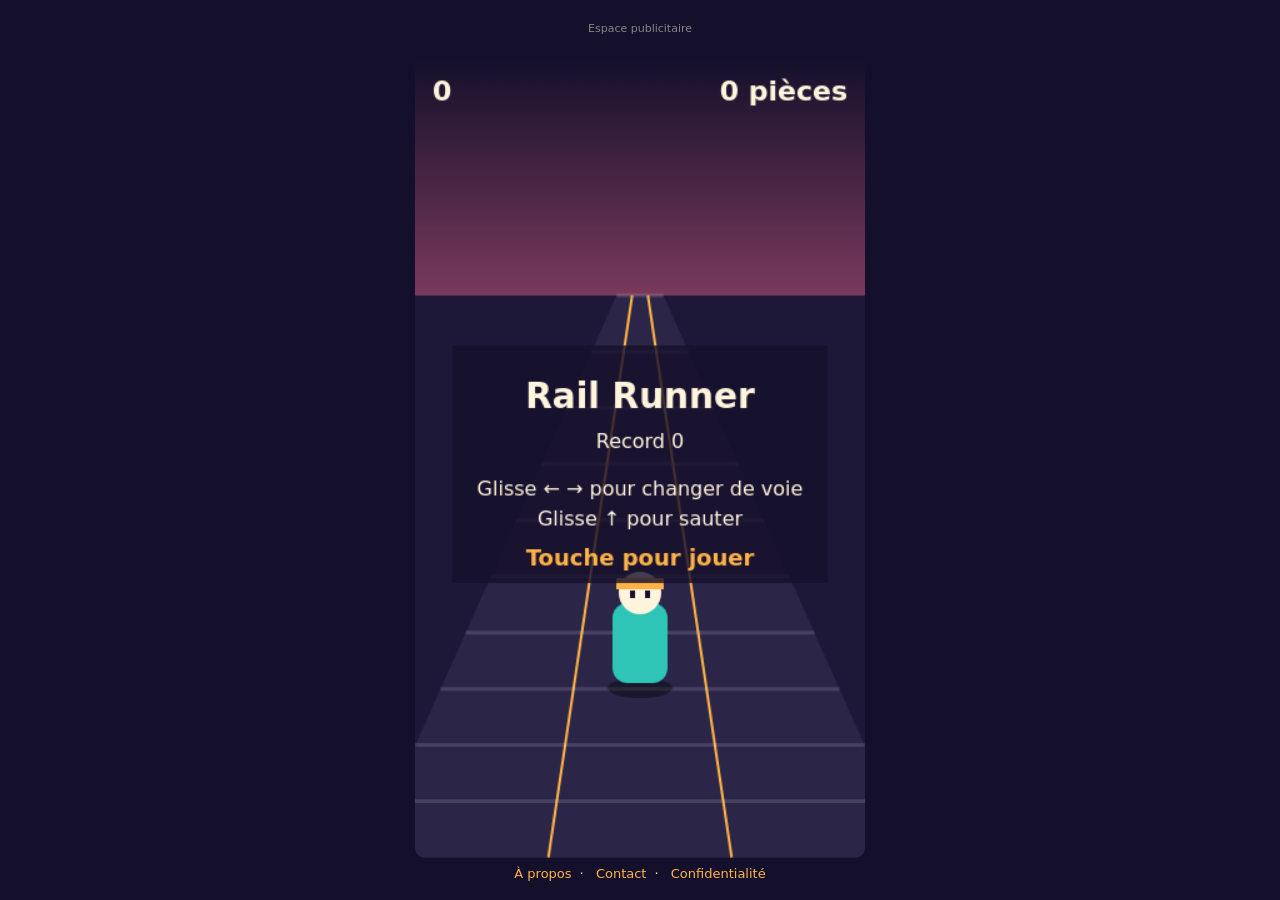
<file: index.html>
<!DOCTYPE html>
<html lang="fr">
<head>
<meta charset="utf-8">
<meta name="viewport" content="width=device-width, initial-scale=1, viewport-fit=cover">
<title>Rail Runner</title>
<!-- ADSENSE : colle ici le script fourni par Google, une fois ton site approuvé :
<script async src="https://pagead2.googlesyndication.com/pagead/js/adsbygoogle.js?client=ca-pub-XXXXXXXXXXXXXXXX" crossorigin="anonymous"></script>
-->
<style>
:root{--bg:#14102b;--fg:#fff4dc}
html,body{margin:0;height:100%;background:var(--bg);color:var(--fg);font-family:system-ui,sans-serif;overflow:hidden;touch-action:none}
#wrap{display:flex;flex-direction:column;align-items:center;height:100%;padding-top:env(safe-area-inset-top,0)}
/* Bloc pub : toujours EN DEHORS du jeu, jamais par-dessus (règle AdSense) */
#ad{width:100%;max-width:360px;height:50px;margin:4px 0;text-align:center;font-size:11px;opacity:.5;line-height:50px}
canvas{display:block;border-radius:10px}
#foot{margin:8px 0;font-size:13px;text-align:center}
#foot a{color:#ffb347;margin:0 8px;text-decoration:none}
</style>
</head>
<body>
<div id="wrap">
  <div id="ad">Espace publicitaire</div>
  <canvas id="c" width="360" height="640"></canvas>
  <div id="foot">
    <a href="a-propos.html">À propos</a>·
    <a href="contact.html">Contact</a>·
    <a href="confidentielle.html">Confidentialité</a>
  </div>
</div>
<script>
const c=document.getElementById('c'),g=c.getContext('2d');
const W=360,H=640,HOR=190,PY=500;
let st='menu',score=0,coins=0,speed,obs,cns,lane,tl,jy,vy,t,spawnT,best=0,lastEnd=0;
try{best=+localStorage.getItem('rr_best')||0}catch(e){}

function fit(){
  const s=Math.min(innerWidth/W,(innerHeight-100)/H);
  c.style.width=W*s+'px';c.style.height=H*s+'px';
}
addEventListener('resize',fit);fit();

function reset(){speed=.45;obs=[];cns=[];lane=0;tl=0;jy=0;vy=0;score=0;coins=0;spawnT=0;t=0}
reset();

function P(l,z){const s=.12+.88*z;return{x:W/2+l*105*s,y:HOR+(PY-HOR)*z,s}}

function spawn(){
  const l=Math.floor(Math.random()*3)-1;
  if(Math.random()<.55){
    obs.push({l,z:0,h:Math.random()<.5});
    const o=[-1,0,1].filter(x=>x!==l)[Math.random()<.5?0:1];
    if(Math.random()<.6)cns.push({l:o,z:0});
  }else{
    for(let i=0;i<3;i++)cns.push({l,z:-i*.06});
  }
}

function die(){
  st='over';lastEnd=performance.now();
  const s=Math.floor(score);
  if(s>best){best=s;try{localStorage.setItem('rr_best',best)}catch(e){}}
}

function update(dt){
  t+=dt*speed;
  speed=Math.min(1.1,speed+dt*.012);
  lane+=(tl-lane)*Math.min(1,dt*14);
  vy-=1800*dt;jy+=vy*dt;if(jy<=0){jy=0;vy=0}
  spawnT-=dt*speed;if(spawnT<=0){spawnT=.34;spawn()}
  score+=dt*speed*100;
  for(const o of obs){
    o.z+=dt*speed;
    if(Math.abs(o.l-lane)<.55&&o.z>.93&&o.z<1.07&&(o.h||jy<30))die();
  }
  for(const k of cns){
    k.z+=dt*speed;
    if(!k.got&&Math.abs(k.l-lane)<.6&&k.z>.9&&k.z<1.1&&jy<70){k.got=1;coins++;score+=20}
  }
  obs=obs.filter(o=>o.z<1.3);
  cns=cns.filter(k=>k.z<1.3&&!k.got);
}

function draw(){
  const sky=g.createLinearGradient(0,0,0,HOR);
  sky.addColorStop(0,'#14102b');sky.addColorStop(1,'#7a3a5c');
  g.fillStyle=sky;g.fillRect(0,0,W,H);
  g.fillStyle='#1d1838';g.fillRect(0,HOR,W,H-HOR);
  // voie
  const a=P(-1.5,0),b=P(1.5,0),cc=P(1.5,1.45),d=P(-1.5,1.45);
  g.fillStyle='#2b2548';
  g.beginPath();g.moveTo(a.x,a.y);g.lineTo(b.x,b.y);g.lineTo(cc.x,cc.y);g.lineTo(d.x,d.y);g.fill();
  g.strokeStyle='#ffb347';g.lineWidth=2;
  for(const l of[-.5,.5]){const p=P(l,0),q=P(l,1.45);g.beginPath();g.moveTo(p.x,p.y);g.lineTo(q.x,q.y);g.stroke()}
  // traverses qui défilent
  g.strokeStyle='#ffffff22';g.lineWidth=3;
  for(let i=0;i<10;i++){
    const z=((i/10+t*.8)%1)*1.45,l=P(-1.5,z),r=P(1.5,z);
    g.beginPath();g.moveTo(l.x,l.y);g.lineTo(r.x,r.y);g.stroke();
  }
  // pièces
  for(const k of cns){
    if(k.z<0)continue;
    const p=P(k.l,k.z);
    g.fillStyle='#ffc933';g.beginPath();g.arc(p.x,p.y-30*p.s,12*p.s,0,7);g.fill();
    g.strokeStyle='#b8860b';g.lineWidth=2*p.s;g.stroke();
  }
  // obstacles
  for(const o of obs){
    const p=P(o.l,o.z),w=70*p.s,h=(o.h?84:34)*p.s;
    g.fillStyle='#00000055';g.fillRect(p.x-w/2,p.y-3*p.s,w,6*p.s);
    g.fillStyle=o.h?'#d7385e':'#ff8a3d';g.fillRect(p.x-w/2,p.y-h,w,h);
    g.fillStyle='#fff4dc';
    for(let i=0;i<4;i++)g.fillRect(p.x-w/2+i*w/4,p.y-h,w/8,h*.22);
  }
  // joueur
  const p=P(lane,1),y=PY-jy;
  g.fillStyle='#00000066';g.beginPath();g.ellipse(p.x,PY+4,26-jy/10,8,0,0,7);g.fill();
  g.fillStyle='#2ec4b6';g.beginPath();g.roundRect(p.x-22,y-64,44,64,12);g.fill();
  g.fillStyle='#fff4dc';g.beginPath();g.arc(p.x,y-72,17,0,7);g.fill();
  g.fillStyle='#ffb347';g.fillRect(p.x-19,y-84,38,9);
  g.fillStyle='#14102b';g.fillRect(p.x-8,y-74,4,6);g.fillRect(p.x+4,y-74,4,6);
  // interface
  g.fillStyle='#fff4dc';g.font='700 22px system-ui';g.textAlign='left';
  g.fillText(Math.floor(score),14,34);
  g.textAlign='right';g.fillText(coins+' pièces',W-14,34);
  g.textAlign='center';
  if(st!=='run'){
    g.fillStyle='#14102bcc';g.fillRect(30,230,W-60,190);
    g.fillStyle='#fff4dc';g.font='700 28px system-ui';
    g.fillText(st==='menu'?'Rail Runner':'Perdu !',W/2,280);
    g.font='16px system-ui';
    if(st==='over')g.fillText('Score '+Math.floor(score)+' · Record '+best,W/2,312);
    else g.fillText('Record '+best,W/2,312);
    g.fillText('Glisse ← → pour changer de voie',W/2,350);
    g.fillText('Glisse ↑ pour sauter',W/2,374);
    g.fillStyle='#ffb347';g.font='700 18px system-ui';
    g.fillText(st==='menu'?'Touche pour jouer':'Touche pour rejouer',W/2,406);
  }
}

let prev=performance.now();
function loop(now){
  const dt=Math.min(.05,(now-prev)/1000);prev=now;
  if(st==='run')update(dt);
  draw();requestAnimationFrame(loop);
}
requestAnimationFrame(loop);

function go(){
  if(st==='run')return;
  if(st==='over'&&performance.now()-lastEnd<500)return;
  reset();st='run';
}
function jump(){if(jy===0)vy=620}
function move(d){tl=Math.max(-1,Math.min(1,tl+d))}

let sx,sy;
c.addEventListener('pointerdown',e=>{sx=e.clientX;sy=e.clientY});
c.addEventListener('pointerup',e=>{
  const dx=e.clientX-sx,dy=e.clientY-sy;
  if(Math.abs(dx)<25&&Math.abs(dy)<25){go();return}
  if(st!=='run')return;
  if(Math.abs(dx)>Math.abs(dy))move(dx>0?1:-1);else if(dy<0)jump();
});
addEventListener('keydown',e=>{
  if(e.key===' '||e.key==='Enter')go();
  if(st!=='run')return;
  if(e.key==='ArrowLeft')move(-1);
  if(e.key==='ArrowRight')move(1);
  if(e.key==='ArrowUp')jump();
});
</script>
</body>
</html>
</file>
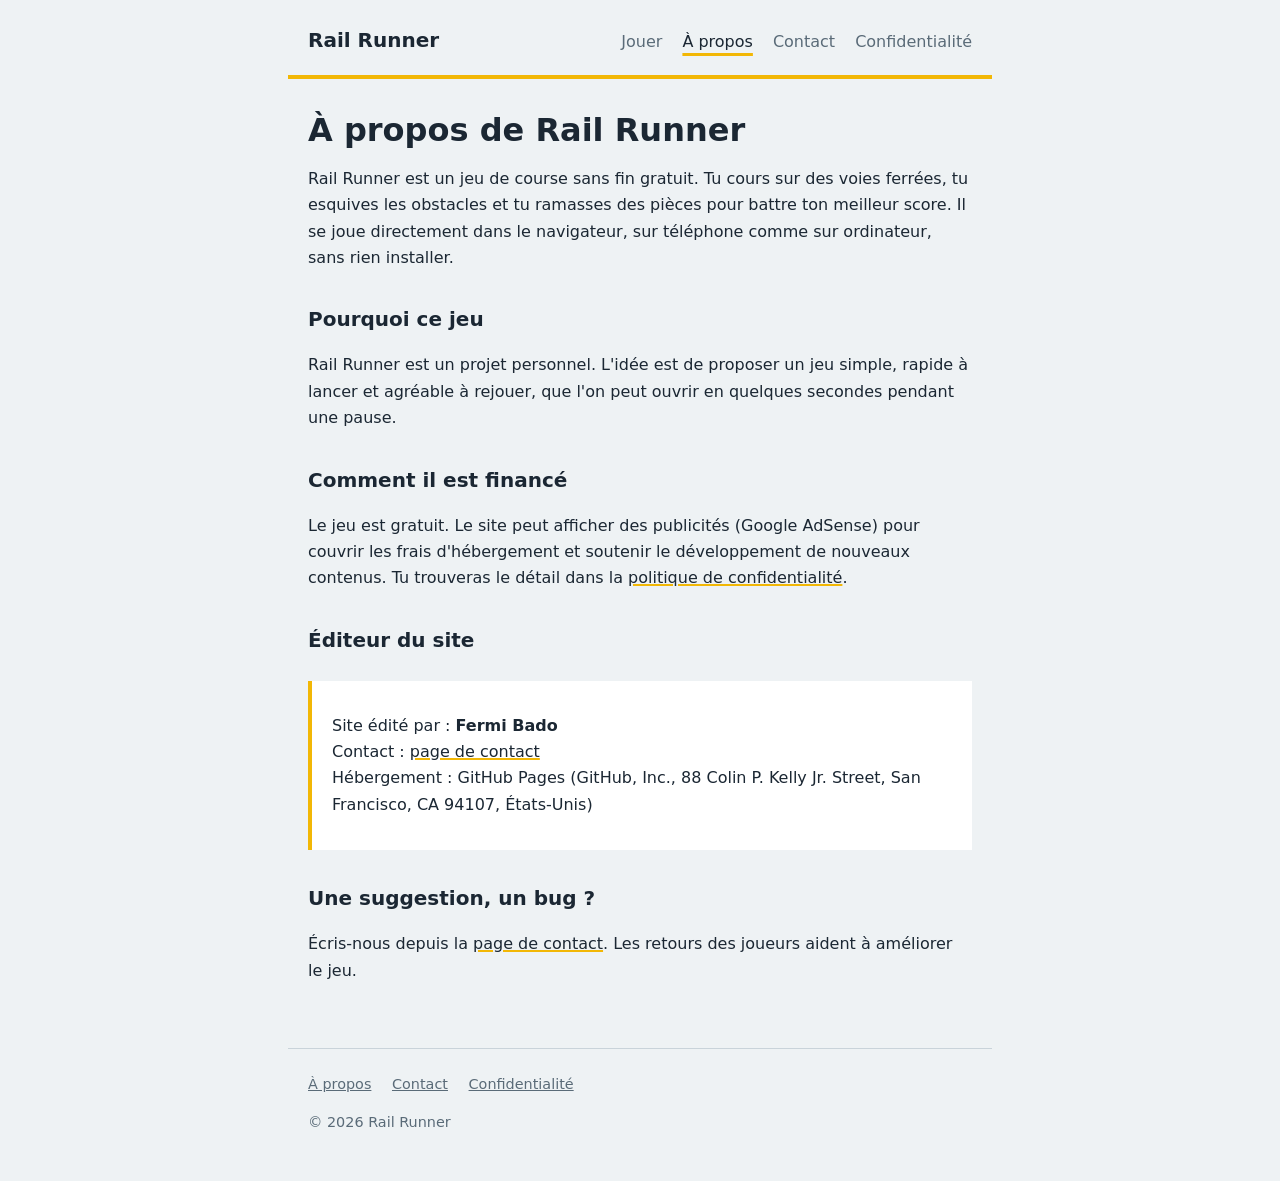
<file: a-propos (1).html>
<!DOCTYPE html>
<html lang="fr">
<head>
  <meta charset="utf-8">
  <meta name="viewport" content="width=device-width, initial-scale=1">
  <title>À propos – Rail Runner</title>
  <meta name="description" content="Rail Runner est un jeu de course sans fin gratuit, jouable dans le navigateur sur mobile et ordinateur.">
  <link rel="stylesheet" href="style.css">
</head>
<body>
  <header>
    <a class="logo" href="index.html">Rail Runner</a>
    <nav aria-label="Navigation principale">
      <a href="index.html">Jouer</a>
      <a href="a-propos.html" aria-current="page">À propos</a>
      <a href="contact.html">Contact</a>
      <a href="confidentialite.html">Confidentialité</a>
    </nav>
  </header>

  <main>
    <h1>À propos de Rail Runner</h1>

    <p>Rail Runner est un jeu de course sans fin gratuit. Tu cours sur des voies ferrées, tu esquives les obstacles et tu ramasses des pièces pour battre ton meilleur score. Il se joue directement dans le navigateur, sur téléphone comme sur ordinateur, sans rien installer.</p>

    <h2>Pourquoi ce jeu</h2>
    <p>Rail Runner est un projet personnel. L'idée est de proposer un jeu simple, rapide à lancer et agréable à rejouer, que l'on peut ouvrir en quelques secondes pendant une pause.</p>

    <h2>Comment il est financé</h2>
    <p>Le jeu est gratuit. Le site peut afficher des publicités (Google AdSense) pour couvrir les frais d'hébergement et soutenir le développement de nouveaux contenus. Tu trouveras le détail dans la <a href="confidentialite.html">politique de confidentialité</a>.</p>

    <h2>Éditeur du site</h2>
    <div class="bloc">
      <p>Site édité par : <strong>Fermi Bado</strong><br>
      Contact : <a href="contact.html">page de contact</a><br>
      Hébergement : GitHub Pages (GitHub, Inc., 88 Colin P. Kelly Jr. Street, San Francisco, CA 94107, États-Unis)</p>
    </div>

    <h2>Une suggestion, un bug ?</h2>
    <p>Écris-nous depuis la <a href="contact.html">page de contact</a>. Les retours des joueurs aident à améliorer le jeu.</p>
  </main>

  <footer>
    <a href="a-propos.html">À propos</a>
    <a href="contact.html">Contact</a>
    <a href="confidentialite.html">Confidentialité</a>
    <p>© 2026 Rail Runner</p>
  </footer>
</body>
</html>
</file>
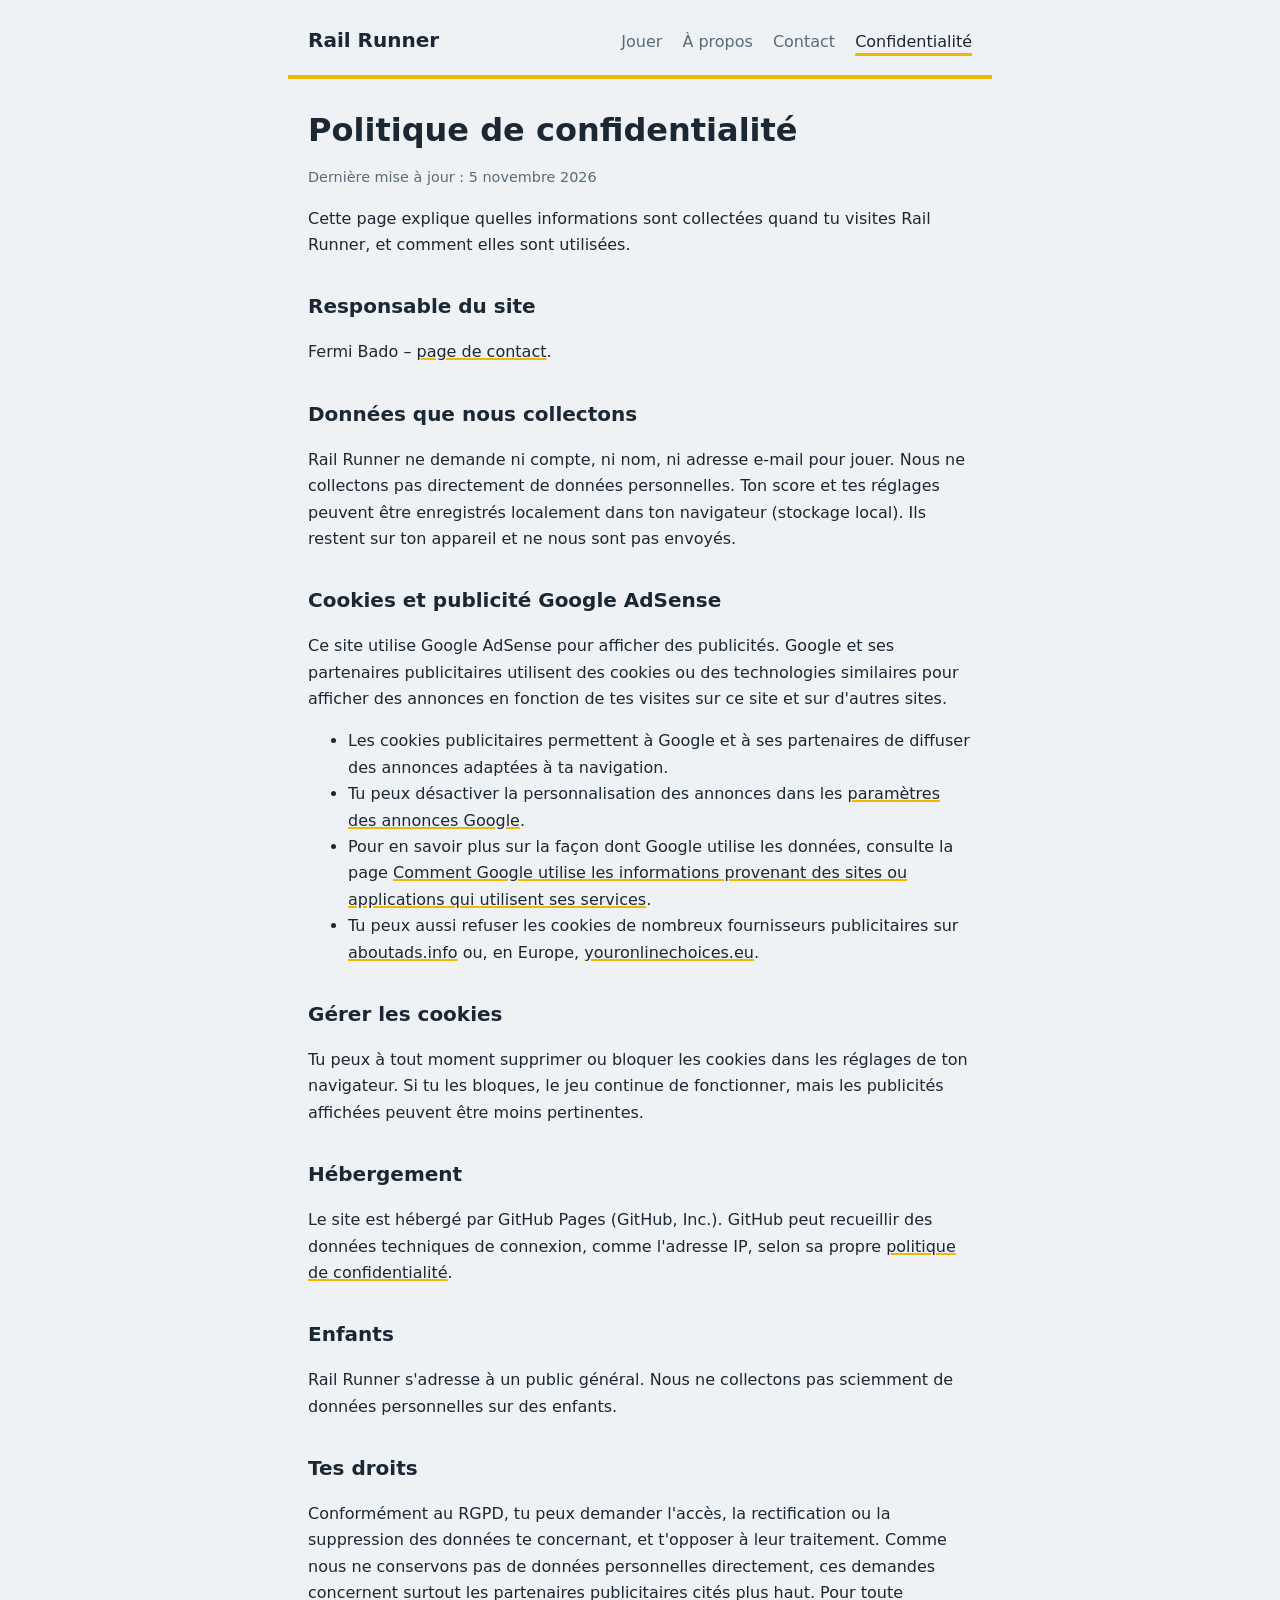
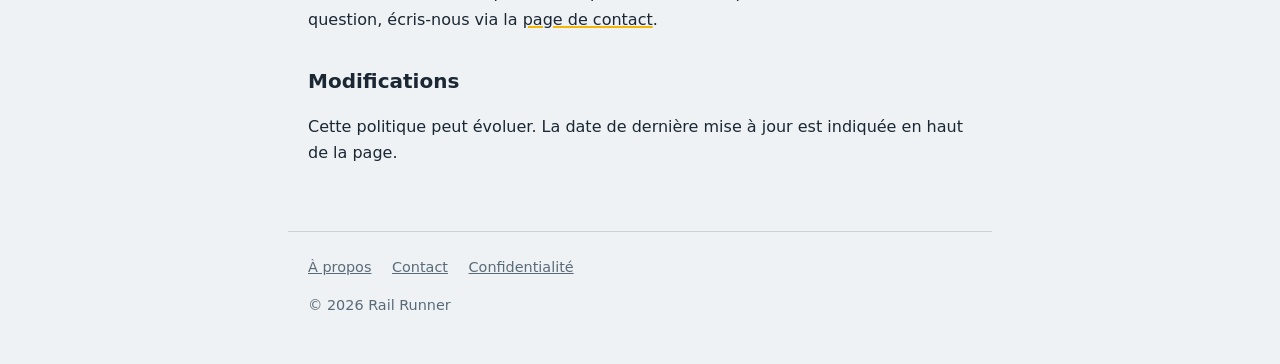
<file: confidentialite (2).html>
<!DOCTYPE html>
<html lang="fr">
<head>
  <meta charset="utf-8">
  <meta name="viewport" content="width=device-width, initial-scale=1">
  <title>Politique de confidentialité – Rail Runner</title>
  <meta name="description" content="Comment Rail Runner traite les données des visiteurs : cookies, publicités Google AdSense et tes droits.">
  <link rel="stylesheet" href="style.css">
</head>
<body>
  <header>
    <a class="logo" href="index.html">Rail Runner</a>
    <nav aria-label="Navigation principale">
      <a href="index.html">Jouer</a>
      <a href="a-propos.html">À propos</a>
      <a href="contact.html">Contact</a>
      <a href="confidentialite.html" aria-current="page">Confidentialité</a>
    </nav>
  </header>

  <main>
    <h1>Politique de confidentialité</h1>
    <p class="maj">Dernière mise à jour : 5 novembre 2026</p>

    <p>Cette page explique quelles informations sont collectées quand tu visites Rail Runner, et comment elles sont utilisées.</p>

    <h2>Responsable du site</h2>
    <p>Fermi Bado – <a href="contact.html">page de contact</a>.</p>

    <h2>Données que nous collectons</h2>
    <p>Rail Runner ne demande ni compte, ni nom, ni adresse e-mail pour jouer. Nous ne collectons pas directement de données personnelles. Ton score et tes réglages peuvent être enregistrés localement dans ton navigateur (stockage local). Ils restent sur ton appareil et ne nous sont pas envoyés.</p>

    <h2>Cookies et publicité Google AdSense</h2>
    <p>Ce site utilise Google AdSense pour afficher des publicités. Google et ses partenaires publicitaires utilisent des cookies ou des technologies similaires pour afficher des annonces en fonction de tes visites sur ce site et sur d'autres sites.</p>
    <ul>
      <li>Les cookies publicitaires permettent à Google et à ses partenaires de diffuser des annonces adaptées à ta navigation.</li>
      <li>Tu peux désactiver la personnalisation des annonces dans les <a href="https://adssettings.google.com" rel="noopener">paramètres des annonces Google</a>.</li>
      <li>Pour en savoir plus sur la façon dont Google utilise les données, consulte la page <a href="https://policies.google.com/technologies/partner-sites" rel="noopener">Comment Google utilise les informations provenant des sites ou applications qui utilisent ses services</a>.</li>
      <li>Tu peux aussi refuser les cookies de nombreux fournisseurs publicitaires sur <a href="https://www.aboutads.info" rel="noopener">aboutads.info</a> ou, en Europe, <a href="https://www.youronlinechoices.eu" rel="noopener">youronlinechoices.eu</a>.</li>
    </ul>

    <h2>Gérer les cookies</h2>
    <p>Tu peux à tout moment supprimer ou bloquer les cookies dans les réglages de ton navigateur. Si tu les bloques, le jeu continue de fonctionner, mais les publicités affichées peuvent être moins pertinentes.</p>

    <h2>Hébergement</h2>
    <p>Le site est hébergé par GitHub Pages (GitHub, Inc.). GitHub peut recueillir des données techniques de connexion, comme l'adresse IP, selon sa propre <a href="https://docs.github.com/fr/site-policy/privacy-policies/github-general-privacy-statement" rel="noopener">politique de confidentialité</a>.</p>

    <h2>Enfants</h2>
    <p>Rail Runner s'adresse à un public général. Nous ne collectons pas sciemment de données personnelles sur des enfants.</p>

    <h2>Tes droits</h2>
    <p>Conformément au RGPD, tu peux demander l'accès, la rectification ou la suppression des données te concernant, et t'opposer à leur traitement. Comme nous ne conservons pas de données personnelles directement, ces demandes concernent surtout les partenaires publicitaires cités plus haut. Pour toute question, écris-nous via la <a href="contact.html">page de contact</a>.</p>

    <h2>Modifications</h2>
    <p>Cette politique peut évoluer. La date de dernière mise à jour est indiquée en haut de la page.</p>
  </main>

  <footer>
    <a href="a-propos.html">À propos</a>
    <a href="contact.html">Contact</a>
    <a href="confidentialite.html">Confidentialité</a>
    <p>© 2026 Rail Runner</p>
  </footer>
</body>
</html>
</file>
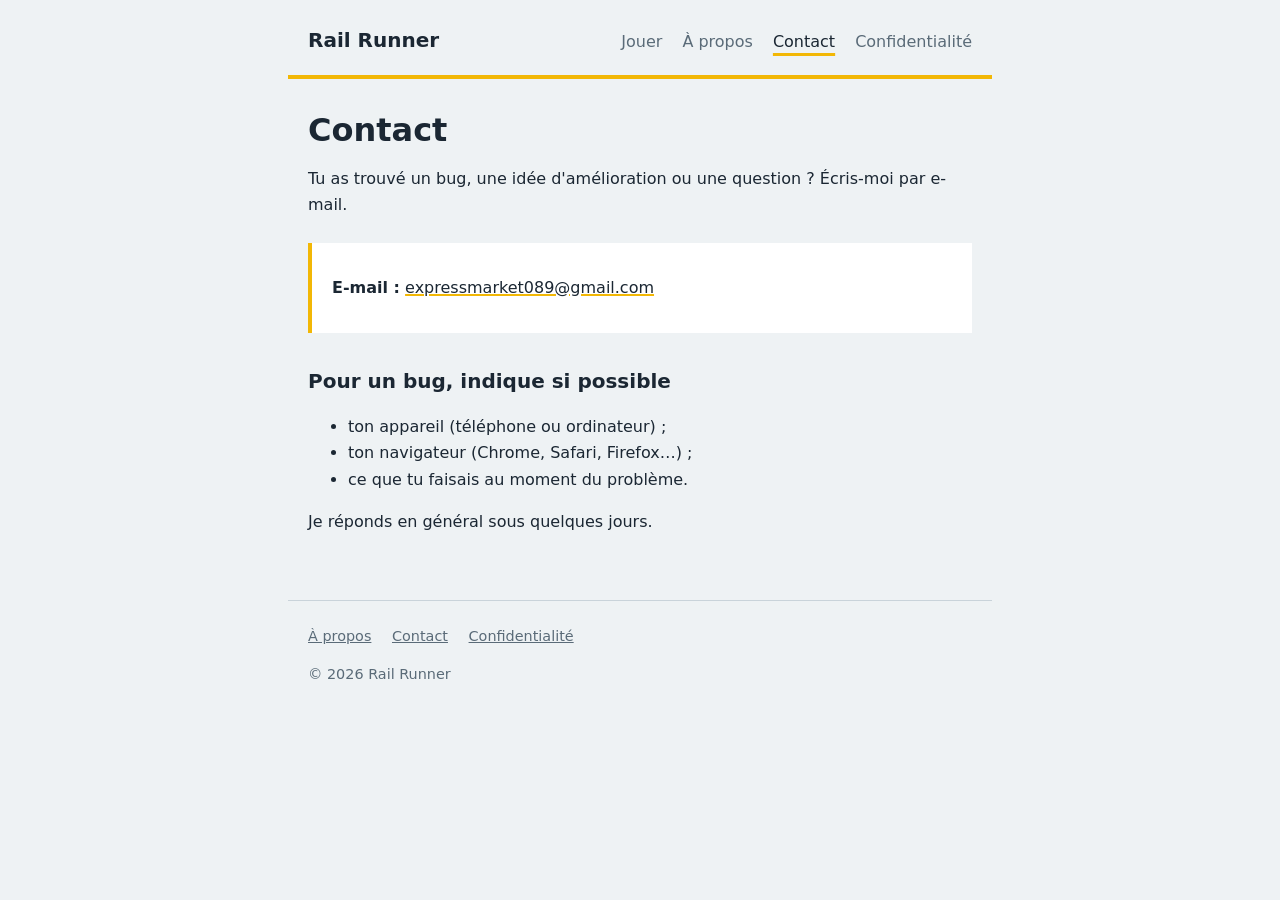
<file: contact (3).html>
<!DOCTYPE html>
<html lang="fr">
<head>
  <meta charset="utf-8">
  <meta name="viewport" content="width=device-width, initial-scale=1">
  <title>Contact – Rail Runner</title>
  <meta name="description" content="Contacter l'équipe de Rail Runner : bug, suggestion ou question.">
  <link rel="stylesheet" href="style.css">
</head>
<body>
  <header>
    <a class="logo" href="index.html">Rail Runner</a>
    <nav aria-label="Navigation principale">
      <a href="index.html">Jouer</a>
      <a href="a-propos.html">À propos</a>
      <a href="contact.html" aria-current="page">Contact</a>
      <a href="confidentialite.html">Confidentialité</a>
    </nav>
  </header>

  <main>
    <h1>Contact</h1>

    <p>Tu as trouvé un bug, une idée d'amélioration ou une question ? Écris-moi par e-mail.</p>

    <div class="bloc">
      <p><strong>E-mail :</strong> <a href="mailto:expressmarket089@gmail.com">expressmarket089@gmail.com</a></p>
    </div>

    <h2>Pour un bug, indique si possible</h2>
    <ul>
      <li>ton appareil (téléphone ou ordinateur) ;</li>
      <li>ton navigateur (Chrome, Safari, Firefox…) ;</li>
      <li>ce que tu faisais au moment du problème.</li>
    </ul>

    <p>Je réponds en général sous quelques jours.</p>
  </main>

  <footer>
    <a href="a-propos.html">À propos</a>
    <a href="contact.html">Contact</a>
    <a href="confidentialite.html">Confidentialité</a>
    <p>© 2026 Rail Runner</p>
  </footer>
</body>
</html>
</file>
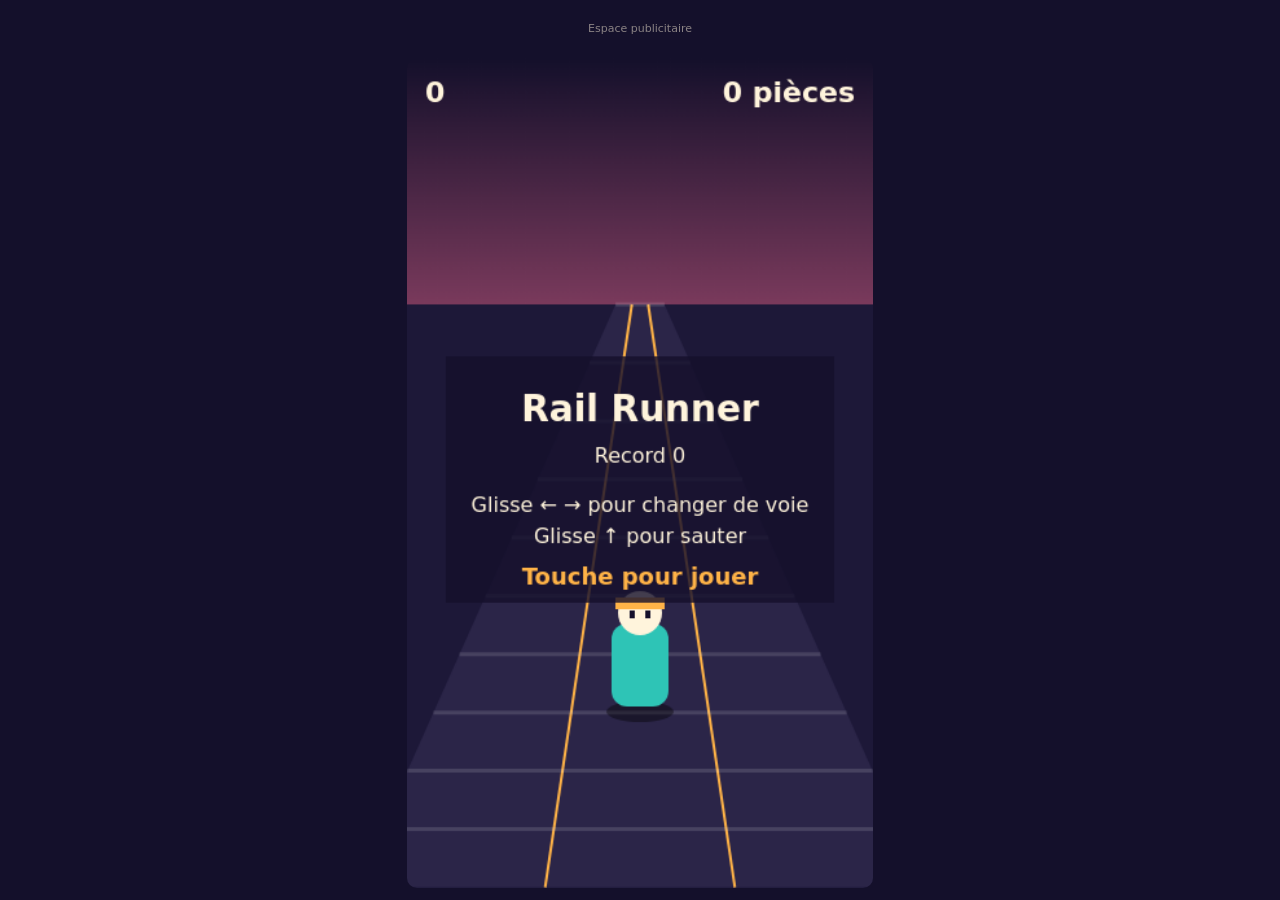
<file: rail-runner.html>
<!DOCTYPE html>
<html lang="fr">
<head>
<meta charset="utf-8">
<meta name="viewport" content="width=device-width, initial-scale=1, viewport-fit=cover">
<title>Rail Runner</title>
<!-- ADSENSE : colle ici le script fourni par Google, une fois ton site approuvé :
<script async src="https://pagead2.googlesyndication.com/pagead/js/adsbygoogle.js?client=ca-pub-XXXXXXXXXXXXXXXX" crossorigin="anonymous"></script>
-->
<style>
:root{--bg:#14102b;--fg:#fff4dc}
html,body{margin:0;height:100%;background:var(--bg);color:var(--fg);font-family:system-ui,sans-serif;overflow:hidden;touch-action:none}
#wrap{display:flex;flex-direction:column;align-items:center;height:100%;padding-top:env(safe-area-inset-top,0)}
/* Bloc pub : toujours EN DEHORS du jeu, jamais par-dessus (règle AdSense) */
#ad{width:100%;max-width:360px;height:50px;margin:4px 0;text-align:center;font-size:11px;opacity:.5;line-height:50px}
canvas{display:block;border-radius:10px}
</style>
</head>
<body>
<div id="wrap">
  <div id="ad">Espace publicitaire</div>
  <canvas id="c" width="360" height="640"></canvas>
</div>
<script>
const c=document.getElementById('c'),g=c.getContext('2d');
const W=360,H=640,HOR=190,PY=500;
let st='menu',score=0,coins=0,speed,obs,cns,lane,tl,jy,vy,t,spawnT,best=0,lastEnd=0;
try{best=+localStorage.getItem('rr_best')||0}catch(e){}

function fit(){
  const s=Math.min(innerWidth/W,(innerHeight-70)/H);
  c.style.width=W*s+'px';c.style.height=H*s+'px';
}
addEventListener('resize',fit);fit();

function reset(){speed=.45;obs=[];cns=[];lane=0;tl=0;jy=0;vy=0;score=0;coins=0;spawnT=0;t=0}
reset();

function P(l,z){const s=.12+.88*z;return{x:W/2+l*105*s,y:HOR+(PY-HOR)*z,s}}

function spawn(){
  const l=Math.floor(Math.random()*3)-1;
  if(Math.random()<.55){
    obs.push({l,z:0,h:Math.random()<.5});
    const o=[-1,0,1].filter(x=>x!==l)[Math.random()<.5?0:1];
    if(Math.random()<.6)cns.push({l:o,z:0});
  }else{
    for(let i=0;i<3;i++)cns.push({l,z:-i*.06});
  }
}

function die(){
  st='over';lastEnd=performance.now();
  const s=Math.floor(score);
  if(s>best){best=s;try{localStorage.setItem('rr_best',best)}catch(e){}}
}

function update(dt){
  t+=dt*speed;
  speed=Math.min(1.1,speed+dt*.012);
  lane+=(tl-lane)*Math.min(1,dt*14);
  vy-=1800*dt;jy+=vy*dt;if(jy<=0){jy=0;vy=0}
  spawnT-=dt*speed;if(spawnT<=0){spawnT=.34;spawn()}
  score+=dt*speed*100;
  for(const o of obs){
    o.z+=dt*speed;
    if(Math.abs(o.l-lane)<.55&&o.z>.93&&o.z<1.07&&(o.h||jy<30))die();
  }
  for(const k of cns){
    k.z+=dt*speed;
    if(!k.got&&Math.abs(k.l-lane)<.6&&k.z>.9&&k.z<1.1&&jy<70){k.got=1;coins++;score+=20}
  }
  obs=obs.filter(o=>o.z<1.3);
  cns=cns.filter(k=>k.z<1.3&&!k.got);
}

function draw(){
  const sky=g.createLinearGradient(0,0,0,HOR);
  sky.addColorStop(0,'#14102b');sky.addColorStop(1,'#7a3a5c');
  g.fillStyle=sky;g.fillRect(0,0,W,H);
  g.fillStyle='#1d1838';g.fillRect(0,HOR,W,H-HOR);
  // voie
  const a=P(-1.5,0),b=P(1.5,0),cc=P(1.5,1.45),d=P(-1.5,1.45);
  g.fillStyle='#2b2548';
  g.beginPath();g.moveTo(a.x,a.y);g.lineTo(b.x,b.y);g.lineTo(cc.x,cc.y);g.lineTo(d.x,d.y);g.fill();
  g.strokeStyle='#ffb347';g.lineWidth=2;
  for(const l of[-.5,.5]){const p=P(l,0),q=P(l,1.45);g.beginPath();g.moveTo(p.x,p.y);g.lineTo(q.x,q.y);g.stroke()}
  // traverses qui défilent
  g.strokeStyle='#ffffff22';g.lineWidth=3;
  for(let i=0;i<10;i++){
    const z=((i/10+t*.8)%1)*1.45,l=P(-1.5,z),r=P(1.5,z);
    g.beginPath();g.moveTo(l.x,l.y);g.lineTo(r.x,r.y);g.stroke();
  }
  // pièces
  for(const k of cns){
    if(k.z<0)continue;
    const p=P(k.l,k.z);
    g.fillStyle='#ffc933';g.beginPath();g.arc(p.x,p.y-30*p.s,12*p.s,0,7);g.fill();
    g.strokeStyle='#b8860b';g.lineWidth=2*p.s;g.stroke();
  }
  // obstacles
  for(const o of obs){
    const p=P(o.l,o.z),w=70*p.s,h=(o.h?84:34)*p.s;
    g.fillStyle='#00000055';g.fillRect(p.x-w/2,p.y-3*p.s,w,6*p.s);
    g.fillStyle=o.h?'#d7385e':'#ff8a3d';g.fillRect(p.x-w/2,p.y-h,w,h);
    g.fillStyle='#fff4dc';
    for(let i=0;i<4;i++)g.fillRect(p.x-w/2+i*w/4,p.y-h,w/8,h*.22);
  }
  // joueur
  const p=P(lane,1),y=PY-jy;
  g.fillStyle='#00000066';g.beginPath();g.ellipse(p.x,PY+4,26-jy/10,8,0,0,7);g.fill();
  g.fillStyle='#2ec4b6';g.beginPath();g.roundRect(p.x-22,y-64,44,64,12);g.fill();
  g.fillStyle='#fff4dc';g.beginPath();g.arc(p.x,y-72,17,0,7);g.fill();
  g.fillStyle='#ffb347';g.fillRect(p.x-19,y-84,38,9);
  g.fillStyle='#14102b';g.fillRect(p.x-8,y-74,4,6);g.fillRect(p.x+4,y-74,4,6);
  // interface
  g.fillStyle='#fff4dc';g.font='700 22px system-ui';g.textAlign='left';
  g.fillText(Math.floor(score),14,34);
  g.textAlign='right';g.fillText(coins+' pièces',W-14,34);
  g.textAlign='center';
  if(st!=='run'){
    g.fillStyle='#14102bcc';g.fillRect(30,230,W-60,190);
    g.fillStyle='#fff4dc';g.font='700 28px system-ui';
    g.fillText(st==='menu'?'Rail Runner':'Perdu !',W/2,280);
    g.font='16px system-ui';
    if(st==='over')g.fillText('Score '+Math.floor(score)+' · Record '+best,W/2,312);
    else g.fillText('Record '+best,W/2,312);
    g.fillText('Glisse ← → pour changer de voie',W/2,350);
    g.fillText('Glisse ↑ pour sauter',W/2,374);
    g.fillStyle='#ffb347';g.font='700 18px system-ui';
    g.fillText(st==='menu'?'Touche pour jouer':'Touche pour rejouer',W/2,406);
  }
}

let prev=performance.now();
function loop(now){
  const dt=Math.min(.05,(now-prev)/1000);prev=now;
  if(st==='run')update(dt);
  draw();requestAnimationFrame(loop);
}
requestAnimationFrame(loop);

function go(){
  if(st==='run')return;
  if(st==='over'&&performance.now()-lastEnd<500)return;
  reset();st='run';
}
function jump(){if(jy===0)vy=620}
function move(d){tl=Math.max(-1,Math.min(1,tl+d))}

let sx,sy;
c.addEventListener('pointerdown',e=>{sx=e.clientX;sy=e.clientY});
c.addEventListener('pointerup',e=>{
  const dx=e.clientX-sx,dy=e.clientY-sy;
  if(Math.abs(dx)<25&&Math.abs(dy)<25){go();return}
  if(st!=='run')return;
  if(Math.abs(dx)>Math.abs(dy))move(dx>0?1:-1);else if(dy<0)jump();
});
addEventListener('keydown',e=>{
  if(e.key===' '||e.key==='Enter')go();
  if(st!=='run')return;
  if(e.key==='ArrowLeft')move(-1);
  if(e.key==='ArrowRight')move(1);
  if(e.key==='ArrowUp')jump();
});
</script>
</body>
</html>
</file>
<file: style.css>
:root {
  --fond: #eef2f4;
  --encre: #1b2733;
  --discret: #5a6b78;
  --rail: #c9d3da;
  --signal: #f2b705;
  --carte: #ffffff;
  color-scheme: light dark;
}

@media (prefers-color-scheme: dark) {
  :root {
    --fond: #141c23;
    --encre: #e6ecf0;
    --discret: #9aabb7;
    --rail: #2c3a45;
    --carte: #1b2630;
  }
}

* { box-sizing: border-box; }

html { scroll-padding-top: 1rem; }

body {
  margin: 0;
  background: var(--fond);
  color: var(--encre);
  font-family: system-ui, -apple-system, "Segoe UI", Roboto, sans-serif;
  line-height: 1.65;
}

header, main, footer {
  max-width: 44rem;
  margin: 0 auto;
  padding: 0 1.25rem;
}

header {
  padding-top: 1.5rem;
  padding-bottom: 1rem;
  border-bottom: 4px solid var(--signal);
  display: flex;
  flex-wrap: wrap;
  gap: 0.75rem 1.5rem;
  align-items: baseline;
  justify-content: space-between;
}

.logo {
  font-weight: 800;
  font-size: 1.25rem;
  color: var(--encre);
  text-decoration: none;
}

nav { display: flex; flex-wrap: wrap; gap: 0.25rem 1.25rem; }

nav a {
  color: var(--discret);
  text-decoration: none;
  padding: 0.25rem 0;
}

nav a:hover, nav a[aria-current="page"] {
  color: var(--encre);
  text-decoration: underline;
  text-decoration-color: var(--signal);
  text-decoration-thickness: 3px;
  text-underline-offset: 6px;
}

a:focus-visible {
  outline: 3px solid var(--signal);
  outline-offset: 3px;
}

main { padding-top: 2rem; padding-bottom: 3rem; }

h1 { font-size: 2rem; line-height: 1.2; margin: 0 0 1rem; }
h2 { font-size: 1.25rem; margin: 2rem 0 0.5rem; }

p, li { max-width: 65ch; }

main a { color: var(--encre); text-decoration-color: var(--signal); text-decoration-thickness: 2px; }

.maj { color: var(--discret); font-size: 0.9rem; }

.bloc {
  background: var(--carte);
  border-left: 4px solid var(--signal);
  padding: 1rem 1.25rem;
  margin: 1.5rem 0;
}

footer {
  padding-top: 1.5rem;
  padding-bottom: 2rem;
  border-top: 1px solid var(--rail);
  color: var(--discret);
  font-size: 0.9rem;
}

footer a { color: var(--discret); margin-right: 1rem; }
</file>
